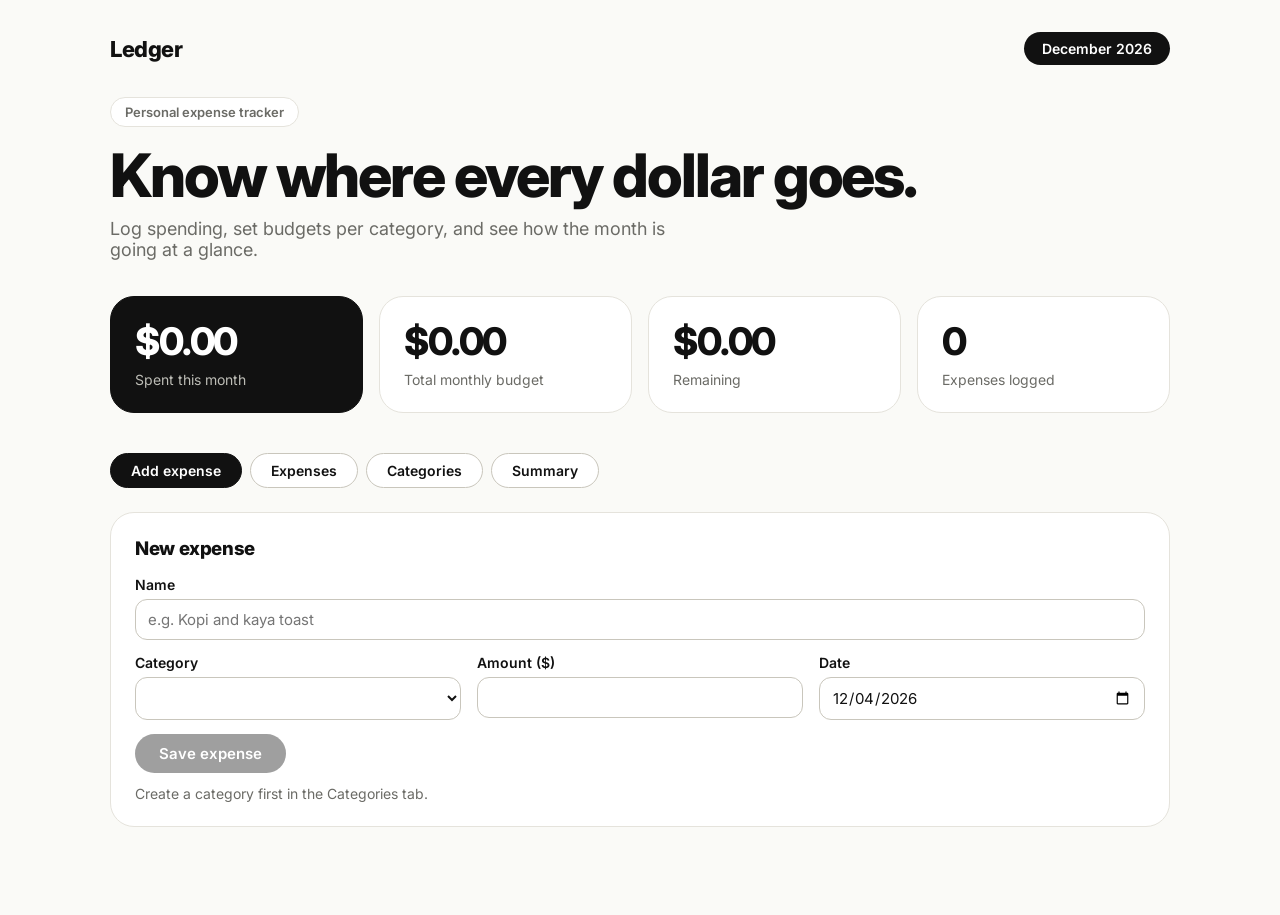
<file: index_2.html>
<!DOCTYPE html>
<html lang="en">
<head>
<meta charset="utf-8">
<meta name="viewport" content="width=device-width, initial-scale=1">
<title>Ledger</title>
<link href="https://fonts.googleapis.com/css2?family=Inter:wght@400;500;600;700;800&display=swap" rel="stylesheet">
<style>
:root{--bg:#FAFAF7;--ink:#111;--muted:#6B6B66;--line:#E5E3DC;--card:#fff;--accent:#5B4BFF;--soft:#ECEAFF;--bad:#D6336C}
*{box-sizing:border-box}
body{margin:0;background:var(--bg);color:var(--ink);font-family:Inter,system-ui,sans-serif}
.wrap{max-width:1100px;margin:0 auto;padding:24px 20px 64px}
.nav{display:flex;justify-content:space-between;align-items:center;padding:8px 0 32px}
.brand{font-weight:800;font-size:22px;letter-spacing:-.02em}
.pill{background:var(--ink);color:#fff;border-radius:999px;padding:8px 18px;font-size:14px;font-weight:600}
.eyebrow{display:inline-block;border:1px solid var(--line);background:var(--card);border-radius:999px;padding:6px 14px;font-size:13px;font-weight:600;color:var(--muted);margin-bottom:18px}
h1{font-size:60px;line-height:1.02;font-weight:800;letter-spacing:-.035em;margin:0 0 12px}
.hero p{font-size:18px;color:var(--muted);max-width:560px;margin:0 0 36px}
.stats{display:grid;grid-template-columns:repeat(4,1fr);gap:16px;margin-bottom:40px}
.stat{background:var(--card);border:1px solid var(--line);border-radius:24px;padding:24px}
.stat .num{font-size:38px;font-weight:800;letter-spacing:-.03em;line-height:1.1}
.stat .lbl{margin-top:8px;font-size:14px;color:var(--muted)}
.stat.dark{background:var(--ink);border-color:var(--ink)}.stat.dark .num{color:#fff}.stat.dark .lbl{color:#BDBDB6}
.tabs{display:flex;flex-wrap:wrap;gap:8px;margin-bottom:24px}
.tab{border-radius:999px;background:#fff;border:1px solid #C9C6BC;color:#111;font:600 14px Inter,system-ui,sans-serif;padding:8px 20px;cursor:pointer}
.tab:hover{color:var(--accent)}
.tab[aria-selected=true]{background:#111;border-color:#111;color:#fff}
.card{background:var(--card);border:1px solid var(--line);border-radius:24px;padding:24px;margin-bottom:24px}
h3{margin:0 0 16px;font-weight:800;letter-spacing:-.02em}
label{display:block;font-size:14px;font-weight:600;margin-bottom:14px}
input,select{display:block;width:100%;margin-top:6px;padding:10px 12px;border:1px solid #C9C6BC;border-radius:12px;font:400 15px Inter,system-ui,sans-serif;background:#fff;color:var(--ink)}
input:focus,select:focus{outline:2px solid var(--accent);border-color:var(--accent)}
.cols{display:grid;grid-template-columns:repeat(3,1fr);gap:16px}
.btn{border-radius:999px;background:var(--ink);color:#fff;border:none;padding:10px 24px;font:600 15px Inter,system-ui,sans-serif;cursor:pointer}
.btn:hover{background:var(--accent)}.btn:disabled{opacity:.4;cursor:not-allowed}
.btn.ghost{background:#fff;color:var(--ink);border:1px solid #C9C6BC;margin-left:8px}
.hint{color:var(--muted);font-size:14px;margin:12px 0 0}
.row{display:grid;grid-template-columns:2.4fr 1.3fr 1fr 1fr auto;align-items:center;gap:16px;background:var(--card);border:1px solid var(--line);border-radius:16px;padding:14px 20px;margin-bottom:10px}
.row.head{background:none;border:none;padding:0 20px;font-size:12px;text-transform:uppercase;letter-spacing:.06em;color:var(--muted);font-weight:600}
.row.cat{grid-template-columns:1.4fr 3fr 1.6fr}
.name{font-weight:600;white-space:nowrap;overflow:hidden;text-overflow:ellipsis}
.date{color:var(--muted);white-space:nowrap}
.amt{text-align:right;font-weight:700;white-space:nowrap;font-variant-numeric:tabular-nums}
.muted{color:var(--muted);font-weight:400}
.chip{display:inline-block;background:var(--soft);color:var(--accent);border-radius:999px;padding:4px 12px;font-size:13px;font-weight:600;white-space:nowrap}
.acts{display:flex;gap:6px;justify-content:flex-end}
.mini{border:1px solid #C9C6BC;background:#fff;color:var(--ink);border-radius:999px;padding:5px 12px;font:600 12px Inter,system-ui,sans-serif;cursor:pointer}
.mini:hover{border-color:var(--accent);color:var(--accent)}.mini.danger:hover{border-color:var(--bad);color:var(--bad)}
.bar{height:10px;background:#EEEDE7;border-radius:999px;overflow:hidden}
.bar span{display:block;height:100%;background:var(--accent);border-radius:999px}
.bar.over span{background:var(--bad)}.over-txt{color:var(--bad);font-size:12px;font-weight:600}
.empty{color:var(--muted)}
.toast{position:fixed;bottom:24px;left:50%;transform:translateX(-50%) translateY(20px);background:var(--ink);color:#fff;padding:10px 20px;border-radius:999px;font-size:14px;font-weight:600;opacity:0;pointer-events:none;transition:.25s}
.toast.show{opacity:1;transform:translateX(-50%)}
[hidden]{display:none!important}
@media(max-width:720px){h1{font-size:40px}.stats{grid-template-columns:repeat(2,1fr)}.cols{grid-template-columns:1fr}
.row{grid-template-columns:1.6fr 1fr 1fr}.row .date,.row.head div:nth-child(3){display:none}.acts{grid-column:1/-1;justify-content:flex-start}}
</style>
</head>
<body>
<div class="wrap">
  <div class="nav"><div class="brand">Ledger</div><div class="pill" id="monthPill"></div></div>
  <div class="hero"><span class="eyebrow">Personal expense tracker</span><h1>Know where every dollar goes.</h1><p>Log spending, set budgets per category, and see how the month is going at a glance.</p></div>
  <div class="stats" id="stats"></div>

  <div class="tabs" role="tablist">
    <button class="tab" role="tab" data-tab="add">Add expense</button>
    <button class="tab" role="tab" data-tab="expenses">Expenses</button>
    <button class="tab" role="tab" data-tab="categories">Categories</button>
    <button class="tab" role="tab" data-tab="summary">Summary</button>
  </div>

  <section id="p-add">
    <form id="expForm" class="card">
      <h3 id="expTitle">New expense</h3>
      <label>Name<input id="eName" placeholder="e.g. Kopi and kaya toast"></label>
      <div class="cols">
        <label>Category<select id="eCat"></select></label>
        <label>Amount ($)<input id="eAmt" type="number" min="0.01" step="0.01" required></label>
        <label>Date<input id="eDate" type="date" required></label>
      </div>
      <button class="btn" type="submit" id="eSave">Save expense</button><button class="btn ghost" type="button" id="eCancel" hidden>Cancel</button>
      <p class="hint" id="eHint" hidden>Create a category first in the Categories tab.</p>
    </form>
  </section>

  <section id="p-expenses" hidden><div id="expList"></div></section>

  <section id="p-categories" hidden>
    <div id="catList"></div>
    <form id="catForm" class="card">
      <h3 id="catTitle">New category</h3>
      <div class="cols" style="grid-template-columns:2fr 1fr">
        <label>Category name<input id="cName" required></label>
        <label>Monthly budget ($)<input id="cBudget" type="number" min="0" step="1" value="0"></label>
      </div>
      <button class="btn" type="submit" id="cSave">Add category</button><button class="btn ghost" type="button" id="cCancel" hidden>Cancel</button>
    </form>
  </section>

  <section id="p-summary" hidden>
    <label style="max-width:240px">Month<select id="sMonth"></select></label>
    <div id="sumList"></div>
  </section>
</div>
<div class="toast" id="toast"></div>

<script>
const KEY = 'ledger-v1';
let S = { cats: [], exps: [], next: 1 };
try { const raw = localStorage.getItem(KEY); if (raw) S = JSON.parse(raw); } catch (e) {}
const save = () => { try { localStorage.setItem(KEY, JSON.stringify(S)); } catch (e) {} };

const $ = id => document.getElementById(id);
const esc = s => String(s ?? '').replace(/[&<>"']/g, c => ({'&':'&amp;','<':'&lt;','>':'&gt;','"':'&quot;',"'":'&#39;'}[c]));
const money = n => '$' + Number(n).toLocaleString('en-US', { minimumFractionDigits: 2, maximumFractionDigits: 2 });
const today = () => { const d = new Date(), p = n => String(n).padStart(2, '0'); return `${d.getFullYear()}-${p(d.getMonth() + 1)}-${p(d.getDate())}`; };
const catName = id => (S.cats.find(c => c.id === id) || { name: '?' }).name;
const byName = (a, b) => a.name.localeCompare(b.name);
let editExp = null, editCat = null;

function toast(t) {
  const el = $('toast'); el.textContent = t; el.classList.add('show');
  clearTimeout(toast.t); toast.t = setTimeout(() => el.classList.remove('show'), 2200);
}

function showTab(name) {
  ['add', 'expenses', 'categories', 'summary'].forEach(t => $('p-' + t).hidden = t !== name);
  document.querySelectorAll('.tab').forEach(b => b.setAttribute('aria-selected', b.dataset.tab === name));
}

function render() {
  const m = today().slice(0, 7), mine = S.exps.filter(e => e.date.startsWith(m));
  const spent = mine.reduce((a, e) => a + e.amount, 0), budget = S.cats.reduce((a, c) => a + c.budget, 0);
  $('monthPill').textContent = new Date().toLocaleString('en-US', { month: 'long', year: 'numeric' });
  $('stats').innerHTML =
    `<div class="stat dark"><div class="num">${money(spent)}</div><div class="lbl">Spent this month</div></div>` +
    `<div class="stat"><div class="num">${money(budget)}</div><div class="lbl">Total monthly budget</div></div>` +
    `<div class="stat"><div class="num">${money(budget - spent)}</div><div class="lbl">Remaining</div></div>` +
    `<div class="stat"><div class="num">${mine.length}</div><div class="lbl">Expenses logged</div></div>`;

  // category dropdown
  const sel = $('eCat'), cur = sel.value;
  sel.innerHTML = S.cats.slice().sort(byName).map(c => `<option value="${c.id}">${esc(c.name)}</option>`).join('');
  if (cur) sel.value = cur;
  $('eHint').hidden = S.cats.length > 0; $('eSave').disabled = !S.cats.length;

  // expenses list
  const sorted = S.exps.slice().sort((a, b) => b.date.localeCompare(a.date) || b.id - a.id);
  $('expList').innerHTML = sorted.length
    ? '<div class="row head"><div>Name</div><div>Category</div><div>Date</div><div class="amt">Amount</div><div></div></div>' +
      sorted.map(e => `<div class="row"><div class="name">${e.note ? esc(e.note) : '<span class="muted">Untitled</span>'}</div>` +
        `<div><span class="chip">${esc(catName(e.cat))}</span></div><div class="date">${e.date}</div><div class="amt">${money(e.amount)}</div>` +
        `<div class="acts"><button class="mini" data-act="editExp" data-id="${e.id}">Edit</button>` +
        `<button class="mini danger" data-act="delExp" data-id="${e.id}">Delete</button></div></div>`).join('')
    : '<p class="empty">No expenses yet.</p>';

  // categories list
  const cats = S.cats.slice().sort(byName);
  $('catList').innerHTML = cats.length
    ? '<div class="row head"><div>Category</div><div>Monthly budget</div><div>Expenses</div><div></div><div></div></div>' +
      cats.map(c => `<div class="row"><div class="name">${esc(c.name)}</div><div>${money(c.budget)}</div>` +
        `<div class="date">${S.exps.filter(e => e.cat === c.id).length}</div><div></div>` +
        `<div class="acts"><button class="mini" data-act="editCat" data-id="${c.id}">Rename</button>` +
        `<button class="mini danger" data-act="delCat" data-id="${c.id}">Delete</button></div></div>`).join('')
    : '<p class="empty">No categories yet. Add one below.</p>';

  // summary
  const ms = $('sMonth'), curM = ms.value || m;
  const months = [...new Set([m, ...S.exps.map(e => e.date.slice(0, 7))])].sort().reverse();
  ms.innerHTML = months.map(x => `<option>${x}</option>`).join(''); ms.value = months.includes(curM) ? curM : m;
  $('sumList').innerHTML = cats.length ? cats.map(c => {
    const sp = S.exps.filter(e => e.cat === c.id && e.date.startsWith(ms.value)).reduce((a, e) => a + e.amount, 0);
    const over = c.budget > 0 && sp > c.budget, pct = c.budget > 0 ? Math.min(sp / c.budget * 100, 100) : 0;
    return `<div class="row cat"><div class="name">${esc(c.name)}</div><div class="bar${over ? ' over' : ''}"><span style="width:${pct}%"></span></div>` +
      `<div class="amt">${money(sp)} <span class="muted">/ ${money(c.budget)}</span>${over ? `<div class="over-txt">Over by ${money(sp - c.budget)}</div>` : ''}</div></div>`;
  }).join('') : '<p class="empty">No categories yet.</p>';
}

function resetExpForm() {
  editExp = null; $('expForm').reset(); $('eDate').value = today();
  $('expTitle').textContent = 'New expense'; $('eSave').textContent = 'Save expense'; $('eCancel').hidden = true;
}
function resetCatForm() {
  editCat = null; $('catForm').reset(); $('cBudget').value = 0;
  $('catTitle').textContent = 'New category'; $('cSave').textContent = 'Add category'; $('cCancel').hidden = true;
}

$('expForm').addEventListener('submit', ev => {
  ev.preventDefault();
  const rec = { cat: +$('eCat').value, amount: parseFloat($('eAmt').value), date: $('eDate').value, note: $('eName').value.trim() };
  if (!S.cats.some(c => c.id === rec.cat) || !(rec.amount > 0) || !rec.date) return toast('Please fill in all fields.');
  if (editExp) Object.assign(S.exps.find(e => e.id === editExp), rec);
  else S.exps.push({ id: S.next++, ...rec });
  toast(editExp ? 'Expense updated.' : 'Expense added.');
  save(); resetExpForm(); render();
});

$('catForm').addEventListener('submit', ev => {
  ev.preventDefault();
  const name = $('cName').value.trim(), budget = Math.max(0, parseFloat($('cBudget').value) || 0);
  if (!name) return toast('Name can\'t be empty.');
  if (S.cats.some(c => c.id !== editCat && c.name.toLowerCase() === name.toLowerCase())) return toast('That category already exists.');
  if (editCat) Object.assign(S.cats.find(c => c.id === editCat), { name, budget });
  else S.cats.push({ id: S.next++, name, budget });
  toast(editCat ? 'Category updated.' : 'Category added.');
  save(); resetCatForm(); render();
});

$('eCancel').onclick = resetExpForm;
$('cCancel').onclick = resetCatForm;
$('sMonth').onchange = render;

document.addEventListener('click', ev => {
  const t = ev.target.closest('[data-act],[data-tab]');
  if (!t) return;
  if (t.dataset.tab) return showTab(t.dataset.tab);
  const id = +t.dataset.id, act = t.dataset.act;

  if (act === 'editExp') {
    const e = S.exps.find(x => x.id === id); editExp = id;
    $('eName').value = e.note; $('eCat').value = e.cat; $('eAmt').value = e.amount; $('eDate').value = e.date;
    $('expTitle').textContent = 'Edit expense'; $('eSave').textContent = 'Save changes'; $('eCancel').hidden = false;
    return showTab('add');
  }
  if (act === 'editCat') {
    const c = S.cats.find(x => x.id === id); editCat = id;
    $('cName').value = c.name; $('cBudget').value = c.budget;
    $('catTitle').textContent = 'Rename category'; $('cSave').textContent = 'Save category'; $('cCancel').hidden = false;
    return $('cName').focus();
  }
  if (act === 'delExp' || act === 'delCat') {           // two-step delete: first click arms, second confirms
    if (!t.dataset.arm) {
      t.dataset.arm = 1; const old = t.textContent; t.textContent = 'Sure?';
      return void setTimeout(() => { delete t.dataset.arm; t.textContent = old; }, 2500);
    }
    if (act === 'delExp') { S.exps = S.exps.filter(x => x.id !== id); toast('Expense deleted.'); }
    else if (S.exps.some(x => x.cat === id)) return toast('This category still has expenses. Move or delete them first.');
    else { S.cats = S.cats.filter(x => x.id !== id); toast('Category deleted.'); }
    save(); render();
  }
});

resetExpForm(); showTab('add'); render();
</script>
</body>
</html>
</file>
